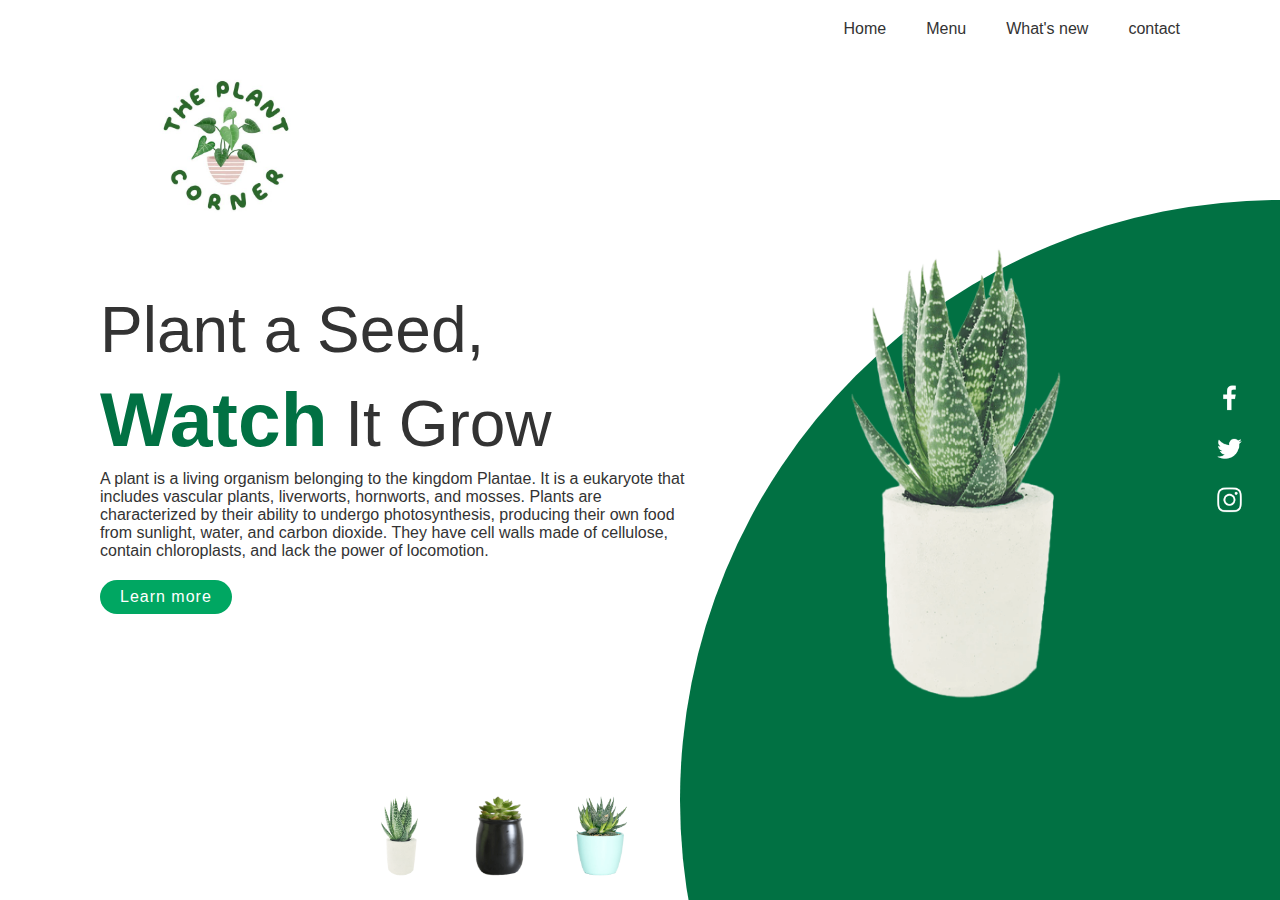
<file: task1/index.html>
<!DOCTYPE html>
<html lang="en">
    <head>
      <meta charset="utf-8">
      <title>
        starbucks website landing page</title>
      <link rel="stylesheet" href="style.css">
    </head>
      <body>
        <section>
          <div class="circle"></div>
          <header>
            <a href="#" ><img src="logo32.jpeg" class="logo"></a>
            <ul>
              <li><a href="#">Home</a></li>
              <li><a href="#">Menu</a></li>
              <li><a href="#">What's new </a></li>
              <li><a href="#">contact</a></li>
            </ul>
          </header>
          <div class="content">
              <div class="textBox">
                <h2>Plant a Seed,<br><span>Watch</span> It Grow</h2>
                <p>A plant is a living organism belonging to the kingdom Plantae. It is a eukaryote that includes vascular plants, liverworts, hornworts, and mosses. Plants are characterized by their ability to undergo photosynthesis, producing their own food from sunlight, water, and carbon dioxide. They have cell walls made of cellulose, contain chloroplasts, and lack the power of locomotion.</p>
                <a href="#">Learn more</a>
              </div>
                <div class="imgBox">
                  <img src ="product3.png" class="starbucks">
                </div>
          </div>
          <ul class="thumb">
            <li><img src="product3.png" onclick="imgSlider('product3.png');changeCircleColor('#017143')"></li>
            <li><img src="product4.png" onclick="imgSlider('product4.png');changeCircleColor('#800080')"></li>
            <li><img src="product5.png" onclick="imgSlider('product5.png');changeCircleColor('#017145')"></li>
          </ul>
          <ul class="sci">
            <li><a href="#"><img src="facebook.png"></a></li>
            <li><a href="#"><img src="twitter.png" ></a></li>
            <li><a href="#"><img src="instagram.png" ></a></li>
          </ul>
        </section>
        <script type="text/javascript">
          function imgSlider(anything){
          document.querySelector('.starbucks').src = anything;
          }
          function changeCircleColor(color){
            const circle=document.querySelector('.circle');
            circle.style.background=color;
          }
          
        </script>

      </body>
</html>
</file>
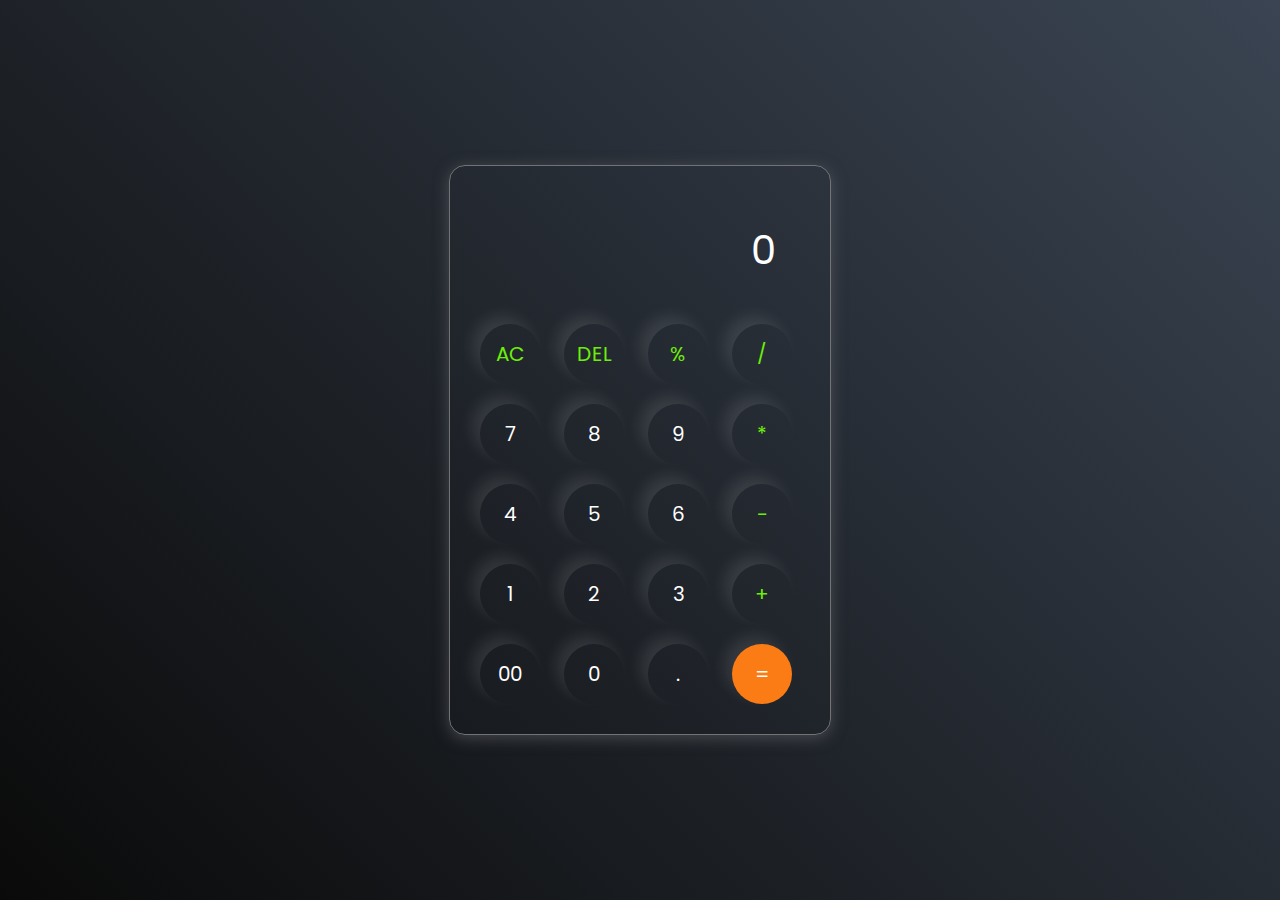
<file: task3/index.html>
<!DOCTYPE html>
<html lang="en">
  <head>
    <meta charset="UTF-8" />
    <meta http-equiv="X-UA-Compatible" content="IE=edge" />
    <meta name="viewport" content="width=device-width, initial-scale=1.0" />
    <link rel="stylesheet" href="style.css" />
    <title>Calculator</title>
  </head>
  <body>
    <div class="container">
      <div class="calculator">
        <input type="text" id="inputBox" placeholder="0" />
        <div>
          <button class="button operator">AC</button>
          <button class="button operator">DEL</button>
          <button class="button operator">%</button>
          <button class="button operator">/</button>
        </div>
        <div>
          <button class="button">7</button>
          <button class="button">8</button>
          <button class="button">9</button>
          <button class="button operator">*</button>
        </div>
        <div>
          <button class="button">4</button>
          <button class="button">5</button>
          <button class="button">6</button>
          <button class="button operator">-</button>
        </div>
        <div>
          <button class="button">1</button>
          <button class="button">2</button>
          <button class="button">3</button>
          <button class="button operator">+</button>
        </div>

        <div>
          <button class="button">00</button>
          <button class="button">0</button>
          <button class="button">.</button>
          <button class="button equalBtn">=</button>
        </div>
      </div>
    </div>

    <script src="script.js"></script>
  </body>
</html>
</file>
<file: task1/style.css>
*
{
    margin : 0;
    padding: 0;
    box-sizing: border-box;
    font-family: 'poppins',sans-serif;



}
section
{
    position: relative;
    width: 100x;
    min-height: 100vh;
    padding: 100px;
    display: flex;
    justify-content: space-between;
    align-items: center;
    background-color: #fff;



}
header
{
    position: absolute;
    top:0;
    left:0;
    width: 100%;
    padding: 20px 100px;
    display: flex;
    justify-content: space-between;
    align-items: right;    

}
header .logo
{
    position: relative;
    max-width: 250px;
}
header ul{
    position: relative;
    display: flex;

}
header ul li{
    list-style-type: none;
}
header ul li a{
    display: inline-block;
    color:#333;
    font-weight: 400;
    margin-left:40px;
    text-decoration: none; 
}
.content
{
    position: relative;
    width: 100%;
    display: flex;
    justify-content: space-between;
    align-items: center;


}
.content .textBox 
{
    position: relative;
    max-width: 600px;
}
.content .textBox h2
{
    color:#333;
    font-size: 4em;
    line-height: 1.4em;
    font-weight: 500;

}
.content .textBox h2 span
{
    color: #017143;
    font-size: 1.2em;
    font-weight:900;

}
.content .textBox p{
    color:#333;
}
.content .textBox a
{
    display:inline-block;
    margin-top: 20px;
    padding: 8px 20px;
    background: #00a762;
    color:#fff;
    border-radius: 40px;
    font-weight:500;
    letter-spacing: 1px;
    text-decoration: none;
}
.content .imgBox
{
    width: 600px;
    display: flex;
    justify-content: end;
    padding-right: 50px;
    margin-top: 50px;
}
.content .imgBox img
{
    max-width: 340px;
}
.thumb
{
    position: absolute;
    left: 500px;
    bottom:20px;
    transform: translateX(-50%);
    display: flex;
}
.thumb li
{
    list-style: none;
    display: inline-block;
    margin: 0 20px;
    cursor: pointer;
    transition: 0.5s;
}
.thumb li:hover
{
    transform:translateY(-15px);
}
.thumb li img
{
    max-width: 60px;
    
}
.sci
{
    position: absolute;
    top: 50%;
    right: 30px;
    transform: translateY(-50%);
    display: flex;
    justify-content: center;
    align-items: center;
    flex-direction: column ;
}
.sci li
{
    list-style: none;

}
.sci li a{
    display:inline-block;
    margin:5px 0;
    transform: scale(0.6);
    filter: invert();

}
.circle{
    position:absolute;
    top:0 ;
    left: 0;
    width: 100%;
    height: 100%;
    background: #017143;
    clip-path: circle(600px at right 800px);

}
</file>
<file: task3/style.css>
@import url('https://fonts.googleapis.com/css2?family=Poppins:wght@500&display=swap');

*{
    margin: 0;
    padding: 0;
    box-sizing: border-box;
    font-family: 'Poppins', sans-serif;
}

body{
    width: 100%;
    height: 100vh;
    display: flex;
    justify-content: center;
    align-items: center;
    background: linear-gradient(45deg, #0a0a0a, #3a4452);
}

.calculator{
    border: 1px solid #717377;
    padding: 20px;
    border-radius: 16px;
    background: transparent;
    box-shadow: 0px 3px 15px rgba(113, 115, 119, 0.5);

}

input{
    width: 320px;
    border: none;
    padding: 24px;
    margin: 10px;
    background: transparent;
    box-shadow: 0px 3px 15px rgbs(84, 84, 84, 0.1);
    font-size: 40px;
    text-align: right;
    cursor: pointer;
    color: #ffffff;
}

input::placeholder{
    color: #ffffff;
}

button{
    border: none;
    width: 60px;
    height: 60px;
    margin: 10px;
    border-radius: 50%;
    background: transparent;
    color: #ffffff;
    font-size: 20px;
    box-shadow: -8px -8px 15px rgba(255, 255, 255, 0.1);
    cursor: pointer;
}

.equalBtn{
    background-color: #fb7c14;
}

.operator{
    color: #6dee0a;
}
</file>
